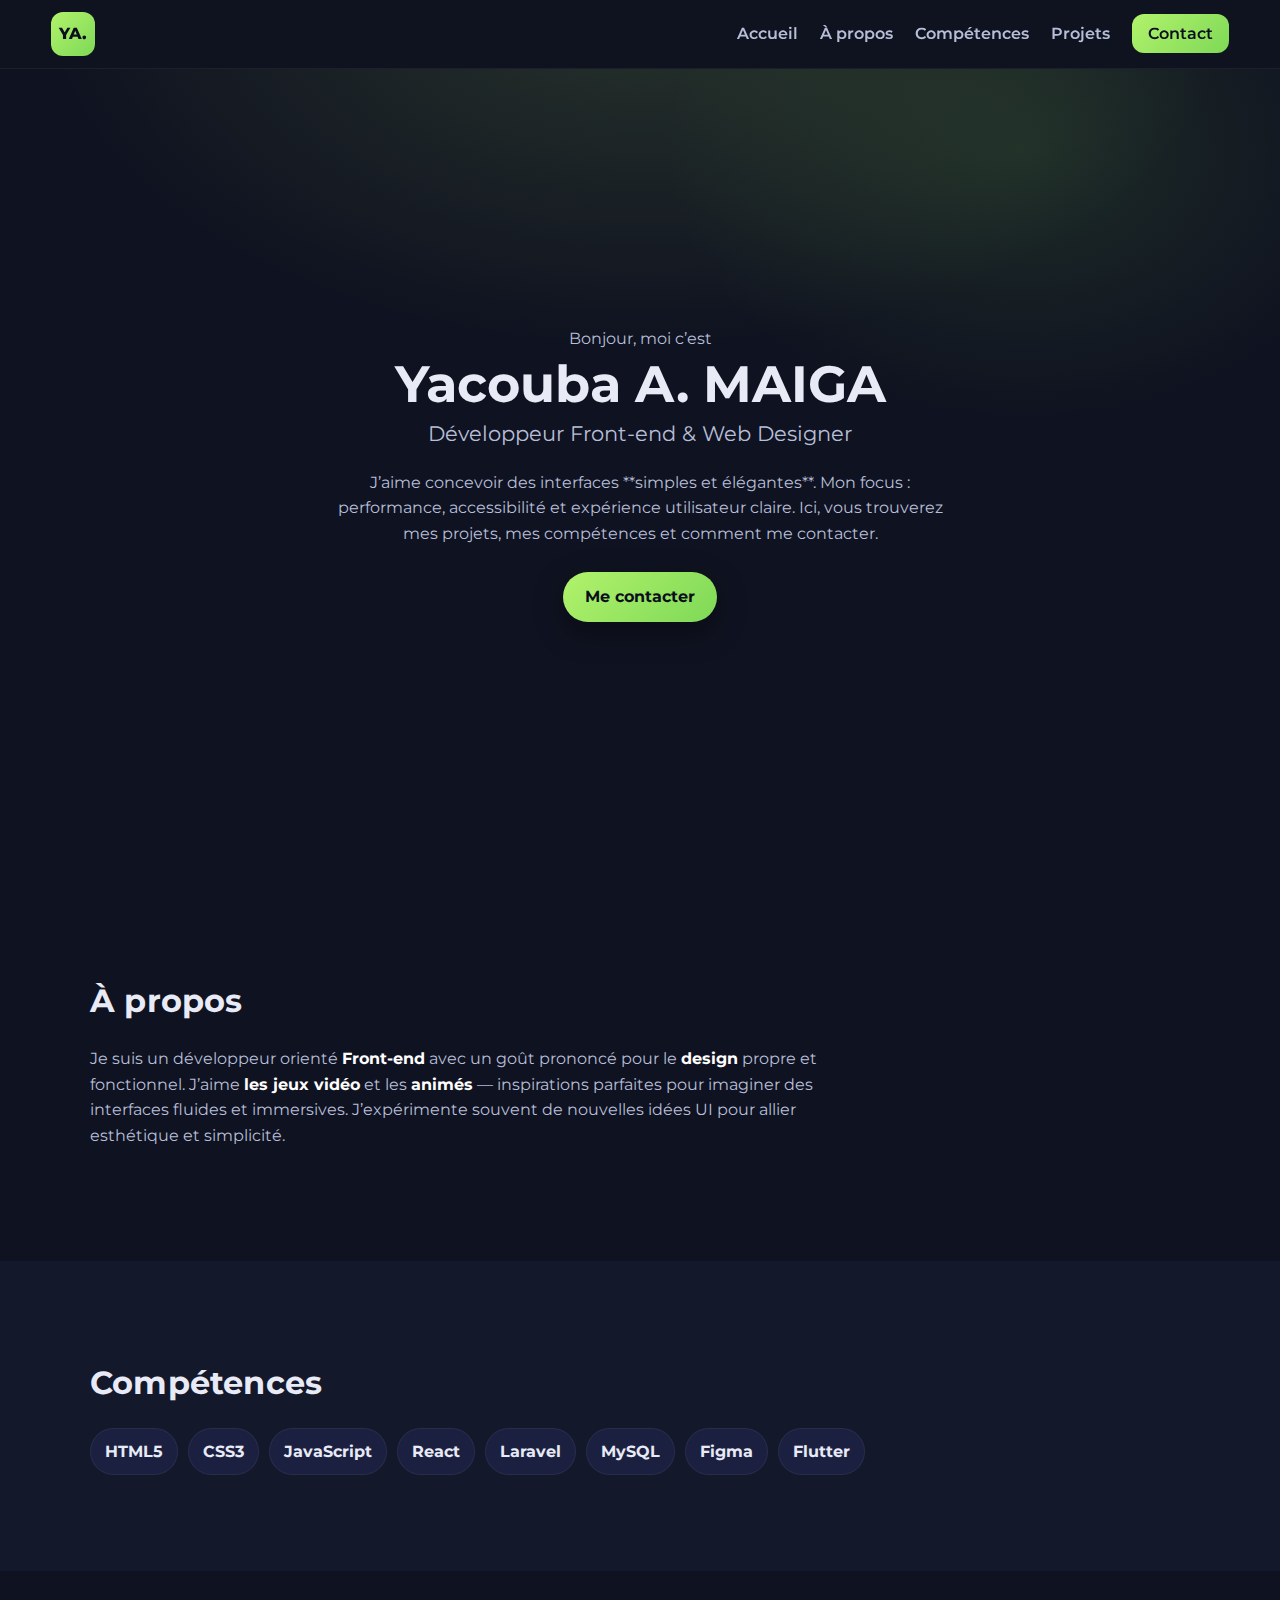
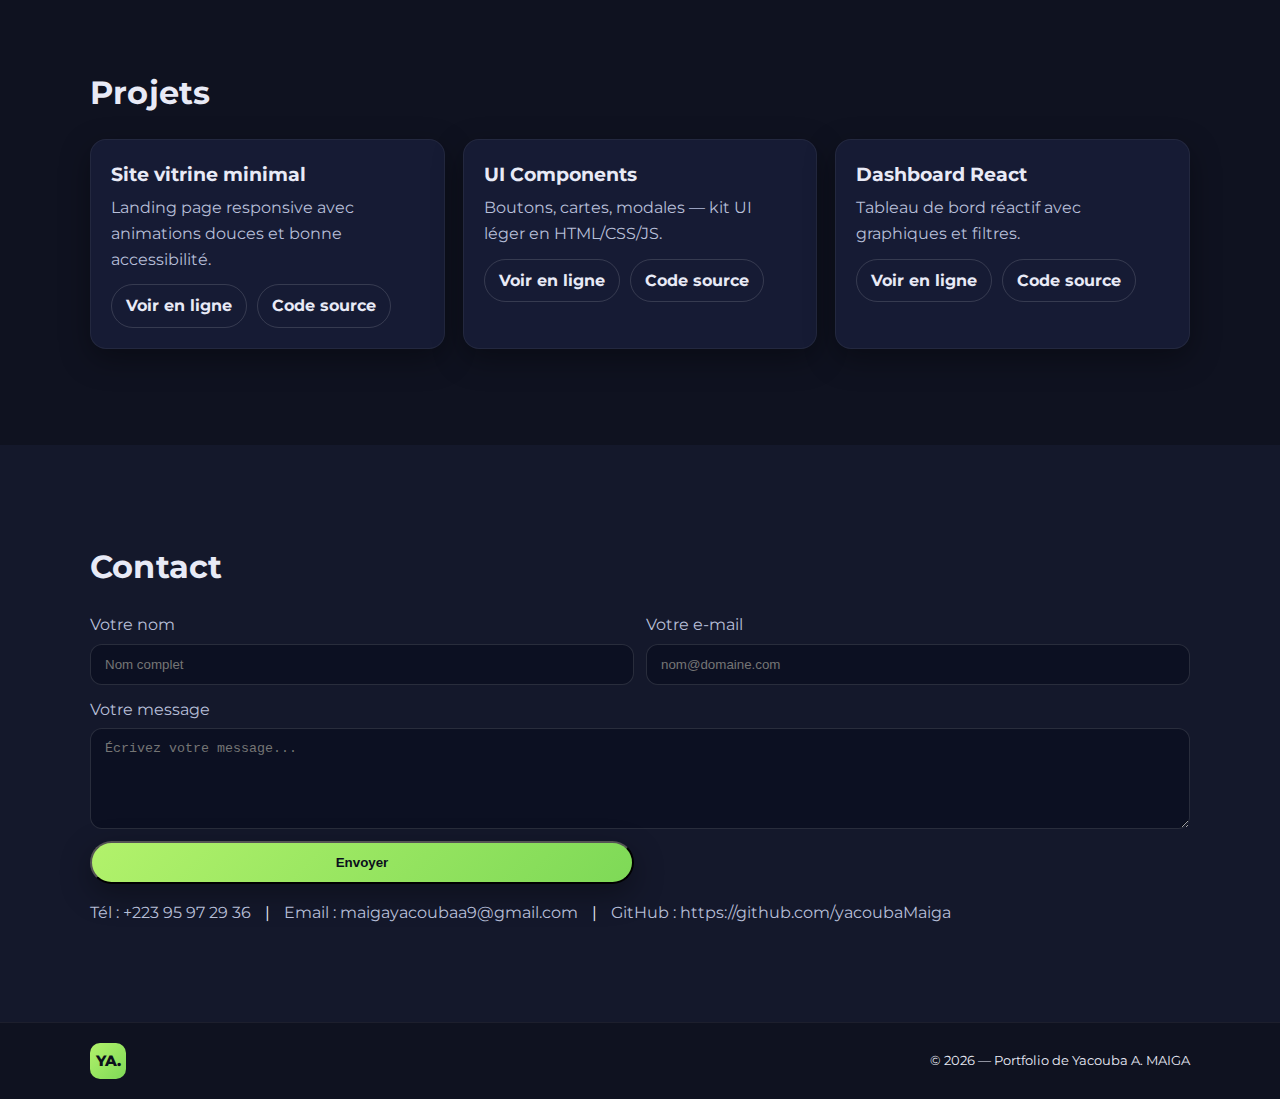
<file: index.html>
<!DOCTYPE html>
<html lang="fr">
<head>
	<meta charset="UTF-8" />
	<meta name="google-site-verification" content="wWUu5x_ef79JjG1o8byt4xWejAeYSTTB1z36V79XPRo" />	
	<title>Yacouba A. MAIGA — Portfolio</title>

	<!-- Police -->
	<link href="https://fonts.googleapis.com/css2?family=Montserrat:wght@500;700&display=swap" rel="stylesheet">

	<link rel="stylesheet" href="styles.css" />
	<link rel="apple-touch-icon" sizes="180x180" href="/apple-touch-icon.png">
	<link rel="icon" type="image/png" sizes="32x32" href="/favicon-32x32.png">
	<link rel="icon" type="image/png" sizes="16x16" href="/favicon-16x16.png">
	<link rel="manifest" href="/site.webmanifest">	
</head>
<body>
	<header class="site-header">
		<nav class="nav">
		<a class="brand" href="#accueil">YA.</a>
		<button class="nav-toggle" aria-controls="menu" aria-expanded="false">☰</button>
		<ul id="menu" class="menu">
			<li><a href="#accueil">Accueil</a></li>
			<li><a href="#apropos">À propos</a></li>
			<li><a href="#skills">Compétences</a></li>
			<li><a href="#projets">Projets</a></li>
			<li><a class="cta" href="#contact">Contact</a></li>
		</ul>
		</nav>
	</header>

	<!-- Accueil (Hero) -->
	<section id="accueil" class="hero">
		<div class="hero-inner">
		<p class="kicker">Bonjour, moi c’est</p>
		<h1 class="hero-title">Yacouba A. MAIGA</h1>
		<p class="hero-sub">Développeur Front-end &amp; Web Designer</p>

		<p class="hero-brief">
			J’aime concevoir des interfaces **simples et élégantes**. Mon focus&nbsp;: performance,
			accessibilité et expérience utilisateur claire. Ici, vous trouverez mes projets,
			mes compétences et comment me contacter.
		</p>

		<a class="btn btn-primary" href="#contact" aria-label="Me contacter">Me contacter</a>
		</div>
	</section>

	<!-- À propos -->
	<section id="apropos" class="section">
		<div class="container">
		<h2 class="section-title">À propos</h2>
		<p class="lead">
			Je suis un développeur orienté <strong>Front-end</strong> avec un goût prononcé pour le
			<strong>design</strong> propre et fonctionnel. J’aime <strong>les jeux vidéo</strong> et les
			<strong>animés</strong> — inspirations parfaites pour imaginer des interfaces fluides et
			immersives. J’expérimente souvent de nouvelles idées UI pour allier esthétique et simplicité.
		</p>
		</div>
	</section>

	<!-- Compétences -->
	<section id="skills" class="section alt">
		<div class="container">
		<h2 class="section-title">Compétences</h2>

		<ul class="pill-list">
			<li>HTML5</li>
			<li>CSS3</li>
			<li>JavaScript</li>
			<li>React</li>
			<li>Laravel</li>
			<li>MySQL</li>
			<li>Figma</li>
			<li>Flutter</li>
		</ul>

		<!-- Si tu veux une ligne “autres” plus tard, tu pourras ajouter ici. -->
		</div>
	</section>

	<!-- Projets -->
	<section id="projets" class="section">
		<div class="container">
		<h2 class="section-title">Projets</h2>

		<div class="grid projects">
			<!-- Carte projet — duplique et remplace quand tu auras tes vrais projets -->
			<article class="card">
			<div class="card-body">
				<h3 class="card-title">Site vitrine minimal</h3>
				<p class="card-text">
				Landing page responsive avec animations douces et bonne accessibilité.
				</p>
				<div class="card-actions">
				<a class="btn btn-ghost" href="#" target="_blank" rel="noopener">Voir en ligne</a>
				<a class="btn btn-ghost" href="#" target="_blank" rel="noopener">Code source</a>
				</div>
			</div>
			</article>

			<article class="card">
			<div class="card-body">
				<h3 class="card-title">UI Components</h3>
				<p class="card-text">Boutons, cartes, modales — kit UI léger en HTML/CSS/JS.</p>
				<div class="card-actions">
				<a class="btn btn-ghost" href="#" target="_blank" rel="noopener">Voir en ligne</a>
				<a class="btn btn-ghost" href="#" target="_blank" rel="noopener">Code source</a>
				</div>
			</div>
			</article>

			<article class="card">
			<div class="card-body">
				<h3 class="card-title">Dashboard React</h3>
				<p class="card-text">Tableau de bord réactif avec graphiques et filtres.</p>
				<div class="card-actions">
				<a class="btn btn-ghost" href="#" target="_blank" rel="noopener">Voir en ligne</a>
				<a class="btn btn-ghost" href="#" target="_blank" rel="noopener">Code source</a>
				</div>
			</div>
			</article>
		</div>
		</div>
	</section>

	<!-- Contact -->
	<section id="contact" class="section alt">
		<div class="container">
		<h2 class="section-title">Contact</h2>

		<form class="contact-form" autocomplete="on">
			<label>
			<span>Votre nom</span>
			<input type="text" name="name" placeholder="Nom complet" required>
			</label>

			<label>
			<span>Votre e-mail</span>
			<input type="email" name="email" placeholder="nom@domaine.com" required>
			</label>

			<label class="full">
			<span>Votre message</span>
			<textarea name="message" rows="5" placeholder="Écrivez votre message..." required></textarea>
			</label>

			<button type="submit" class="btn btn-primary">Envoyer</button>
		</form>

		<ul class="contact-list">
			<li><a href="tel:+22395972936">Tél : +223 95 97 29 36</a></li> |
			<li><a href="mailto:maigayacoubaa9@gmail.com">Email : maigayacoubaa9@gmail.com</a></li> |
			<li><a href="https://github.com/yacoubaMaiga" target="_blank" rel="noopener">GitHub : https://github.com/yacoubaMaiga</a></li>
		</ul>
		</div>
	</section>

	<footer class="site-footer">
		<div class="container footer-inner">
		<span class="brand">YA.</span>
		<small>© <span id="year"></span> — Portfolio de Yacouba A. MAIGA</small>
		</div>
	</footer>

	<script>
		// Menu burger (mobile)
		const btn = document.querySelector('.nav-toggle');
		const menu = document.getElementById('menu');
		btn.addEventListener('click', () => {
		const expanded = btn.getAttribute('aria-expanded') === 'true' || false;
		btn.setAttribute('aria-expanded', !expanded);
		menu.classList.toggle('open');
		});

		// Année dynamique
		document.getElementById('year').textContent = new Date().getFullYear();
	</script>
</body>
</html>
</file>
<file: styles.css>
/* ====== Design tokens ====== */
:root{
  --bg: #0f1220;           /* fond sombre élégant */
  --panel: #14182b;        /* panneaux */
  --text: #e8eaf6;         /* texte principal */
  --muted: #b7bfd8;        /* texte secondaire */
  --accent: #b2f26b;       /* vert lime doux pour CTA */
  --accent-2: #7ed957;
  --chip-bg: #1b2040;
  --card: #161b34;
  --shadow: 0 10px 30px rgba(0,0,0,.35);
  --radius: 16px;
  --r-lg: 22px;
}

/* ====== Base ====== */
*{box-sizing:border-box}
html,body{height:100%}
body{
  margin:0;
  font-family: "Montserrat", system-ui, -apple-system, Segoe UI, Roboto, Arial, sans-serif;
  background: var(--bg);
  color: var(--text);
  line-height: 1.6;
}

/* Utilitaires */
.container{
  width:min(1100px, 92vw);
  margin-inline:auto;
}
.section{padding: clamp(48px, 8vw, 96px) 0;}
.section.alt{background: var(--panel);}
.section-title{
  font-size: clamp(1.6rem, 2.5vw, 2.2rem);
  margin: 0 0 20px;
  letter-spacing:.2px;
}
.lead{color: var(--muted); max-width: 70ch}

/* ====== Nav ====== */
.site-header{position: sticky; top:0; z-index: 50; background: rgba(15,18,32,.7); backdrop-filter: blur(8px); border-bottom: 1px solid rgba(255,255,255,.06);}
.nav{
  display:flex; align-items:center; justify-content:space-between;
  gap: 12px; padding: 12px 4vw;
}
.brand{
  display:inline-grid; place-items:center;
  width:44px; height:44px; border-radius:12px;
  background: linear-gradient(135deg, var(--accent), var(--accent-2));
  color:#0b0f1c; font-weight:800; text-decoration:none;
}
.menu{
  display:flex; gap:22px; list-style:none; margin:0; padding:0;
}
.menu a{
  color: var(--muted); text-decoration:none; font-weight:600;
}
.menu a:hover{color: var(--text)}
.menu .cta{
  padding:10px 16px; border-radius:12px;
  background: linear-gradient(135deg, var(--accent), var(--accent-2));
  color:#0b0f1c !important;
}

/* Burger (mobile) */
.nav-toggle{
  display:none; background:none; border:0; color:var(--text); font-size:1.4rem;
}

/* ====== Hero ====== */
.hero{
  min-height: clamp(500px, 90vh, 860px);
  display:grid; place-items:center; text-align:center;
  background:
    radial-gradient(1000px 600px at 50% -10%, rgba(178,242,107,.15), transparent 60%),
    radial-gradient(600px 450px at 80% 10%, rgba(126,217,87,.13), transparent 60%);
}
.hero-inner{
  width: min(700px, 92vw); /* ~50% sur desktop via max-width */
}
.kicker{color: var(--muted); margin:0 0 4px}
.hero-title{
  margin:0;
  font-size: clamp(2rem, 6vw, 3.2rem);
  line-height:1.1;
}
.hero-sub{
  margin:.3rem 0 1.2rem;
  font-size: clamp(1.05rem, 2.5vw, 1.3rem);
  color: var(--muted);
}
.hero-brief{
  margin: 0 auto 1.6rem;
  color: var(--muted);
}
.btn{
  display:inline-block; text-decoration:none; cursor:pointer;
  border-radius: 999px; font-weight:700;
}
.btn-primary{
  padding: 12px 22px; color:#0b0f1c; background: linear-gradient(135deg, var(--accent), var(--accent-2));
  box-shadow: var(--shadow);
}
.btn-primary:hover{transform: translateY(-1px);}

/* ====== À propos ====== */
#apropos .lead strong{color: #fff}

/* ====== Compétences ====== */
.pill-list{
  --gap: 10px;
  display:flex; flex-wrap:wrap; gap: var(--gap);
  padding:0; margin: 18px 0 0; list-style:none;
}
.pill-list li{
  background: var(--chip-bg);
  border: 1px solid rgba(255,255,255,.06);
  padding: 10px 14px; border-radius: 999px;
  font-weight: 700; color: var(--text);
}

/* ====== Projets ====== */
.grid.projects{
  display:grid; gap:18px; margin-top: 18px;
  grid-template-columns: 1fr;
}
.card{
  background: var(--card); border: 1px solid rgba(255,255,255,.06);
  border-radius: var(--radius); box-shadow: var(--shadow);
}
.card-body{padding:20px}
.card-title{margin:0 0 6px}
.card-text{color: var(--muted); margin:0 0 12px}
.card-actions{display:flex; gap:10px; flex-wrap:wrap}
.btn-ghost{
  padding:8px 14px; border-radius:999px; border:1px solid rgba(255,255,255,.14);
  color: var(--text); text-decoration:none;
}
.btn-ghost:hover{background: rgba(255,255,255,.06)}

/* ====== Contact ====== */
.contact-form{
  display:grid; gap:12px; grid-template-columns: 1fr; margin-top: 10px;
}
.contact-form label{display:grid; gap:6px; color: var(--muted)}
.contact-form input,
.contact-form textarea{
  width:100%; padding:12px 14px; border-radius:12px;
  border:1px solid rgba(255,255,255,.12);
  background: #0c1022; color: var(--text);
}
.contact-form .full{grid-column: 1/-1;}
.contact-list{
  margin:16px 0 0; padding:0; list-style:none; display:flex; gap:14px; flex-wrap:wrap;
}
.contact-list a{color: var(--muted); text-decoration:none}
.contact-list a:hover{color: var(--text)}

/* ====== Footer ====== */
.site-footer{border-top: 1px solid rgba(255,255,255,.06)}
.footer-inner{display:flex; align-items:center; justify-content:space-between; gap:12px; padding:20px 0}
.footer-inner .brand{width:36px; height:36px; border-radius:10px; font-size:.95rem}

/* ====== Responsive ====== */
@media (max-width: 860px){
  .nav-toggle{display:block}
  .menu{
    position: absolute; top:60px; right:4vw;
    background: var(--panel); border:1px solid rgba(255,255,255,.08);
    border-radius: 14px; padding:10px; box-shadow: var(--shadow);
    display:none; flex-direction:column; gap:6px; min-width: 180px;
  }
  .menu.open{display:flex}
}

@media (min-width: 900px){
  /* Sur grands écrans : le brief du hero tient ~50% de la largeur visuelle grâce à la max-width */
  .hero-inner{max-width: 50vw;}
  .grid.projects{grid-template-columns: repeat(3, 1fr);}
  .contact-form{grid-template-columns: 1fr 1fr}
}
</file>
